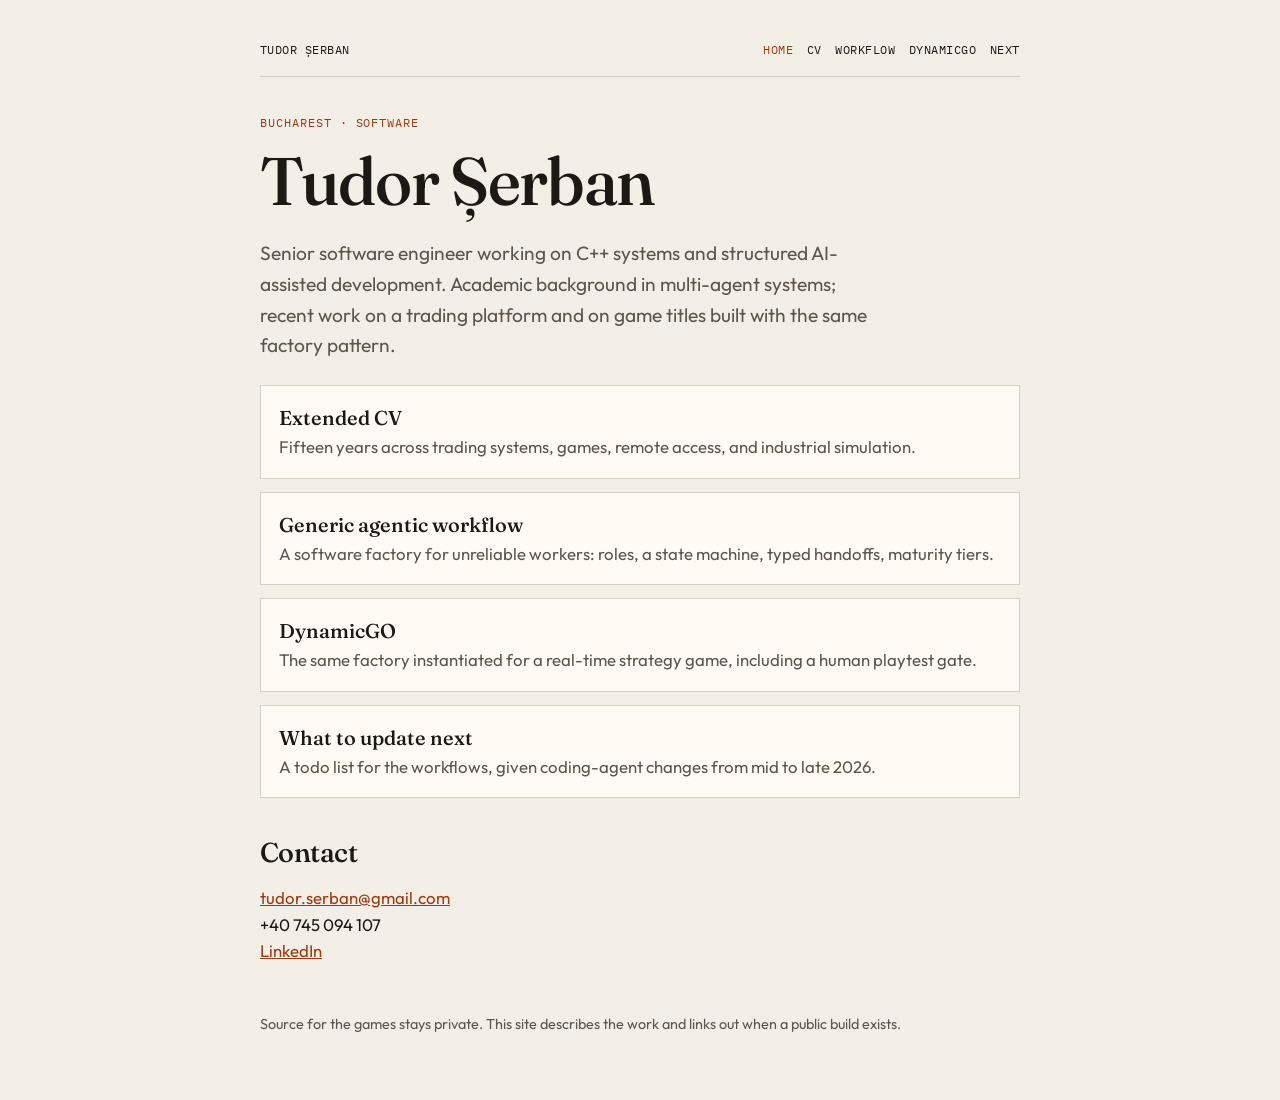
<file: index.html>
<!DOCTYPE html>
<html lang="en">
<head>
  <meta charset="utf-8">
  <meta name="viewport" content="width=device-width, initial-scale=1">
  <title>Tudor Șerban</title>
  <meta name="description" content="Senior software engineer. C++ systems, multi-agent research, and structured AI-assisted development.">
  <link rel="preconnect" href="https://fonts.googleapis.com">
  <link rel="preconnect" href="https://fonts.gstatic.com" crossorigin>
  <link href="https://fonts.googleapis.com/css2?family=Fraunces:opsz,wght@9..144,520;9..144,600&family=IBM+Plex+Mono:wght@400;500&family=Outfit:wght@400;500&display=swap" rel="stylesheet">
  <link rel="stylesheet" href="assets/site.css">
</head>
<body>
  <div class="wrap">
    <header class="site">
      <a href="index.html">Tudor Șerban</a>
      <nav>
        <a href="index.html" aria-current="page">Home</a>
        <a href="cv.html">CV</a>
        <a href="workflow.html">Workflow</a>
        <a href="dynamicgo.html">DynamicGO</a>
        <a href="roadmap.html">Next</a>
      </nav>
    </header>

    <p class="kicker">Bucharest · software</p>
    <h1>Tudor Șerban</h1>
    <p class="lede">Senior software engineer working on C++ systems and structured AI-assisted development. Academic background in multi-agent systems; recent work on a trading platform and on game titles built with the same factory pattern.</p>

    <div class="cards">
      <a class="card" href="cv.html">
        <strong>Extended CV</strong>
        <span>Fifteen years across trading systems, games, remote access, and industrial simulation.</span>
      </a>
      <a class="card" href="workflow.html">
        <strong>Generic agentic workflow</strong>
        <span>A software factory for unreliable workers: roles, a state machine, typed handoffs, maturity tiers.</span>
      </a>
      <a class="card" href="dynamicgo.html">
        <strong>DynamicGO</strong>
        <span>The same factory instantiated for a real-time strategy game, including a human playtest gate.</span>
      </a>
      <a class="card" href="roadmap.html">
        <strong>What to update next</strong>
        <span>A todo list for the workflows, given coding-agent changes from mid to late 2026.</span>
      </a>
    </div>

    <h2>Contact</h2>
    <p>
      <a href="mailto:tudor.serban@gmail.com">tudor.serban@gmail.com</a><br>
      +40 745 094 107<br>
      <a href="https://www.linkedin.com/in/tudor-serban-6a3454b">LinkedIn</a>
    </p>

    <footer class="site">Source for the games stays private. This site describes the work and links out when a public build exists.</footer>
  </div>
</body>
</html>
</file>
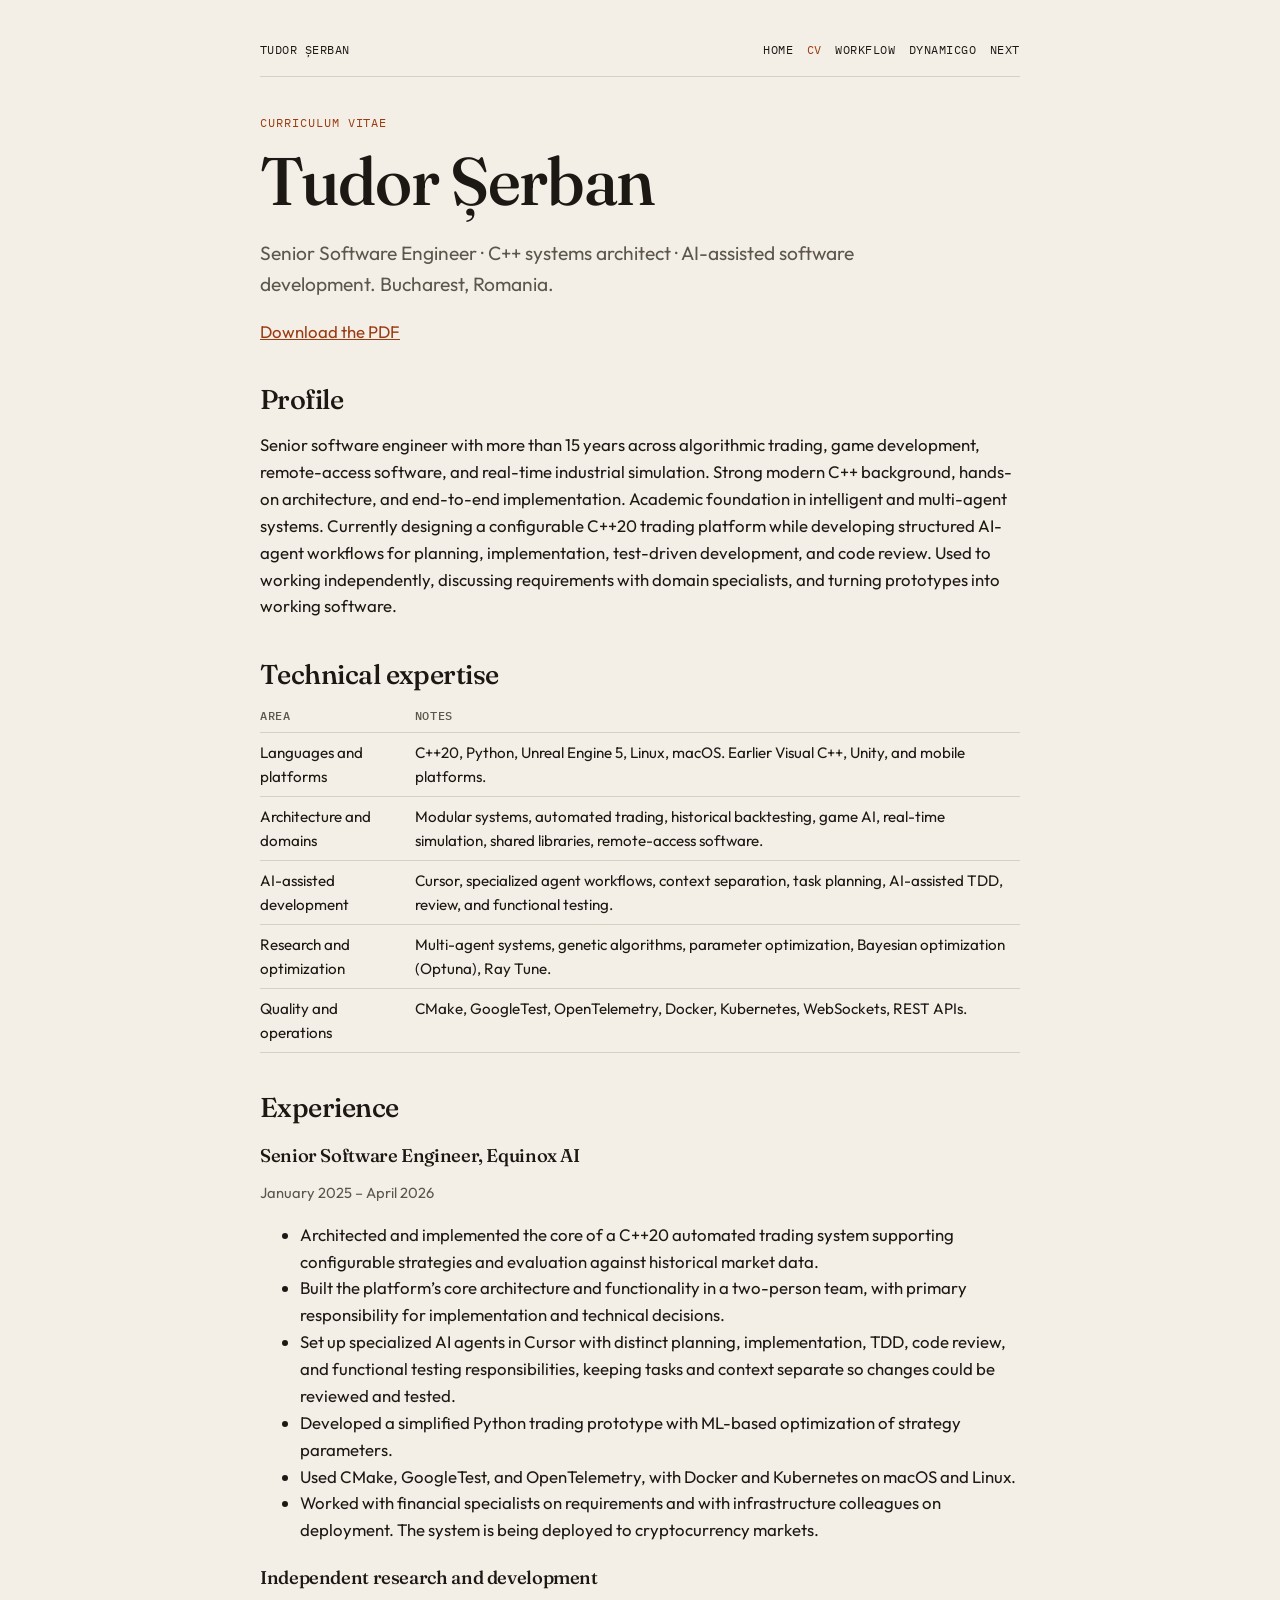
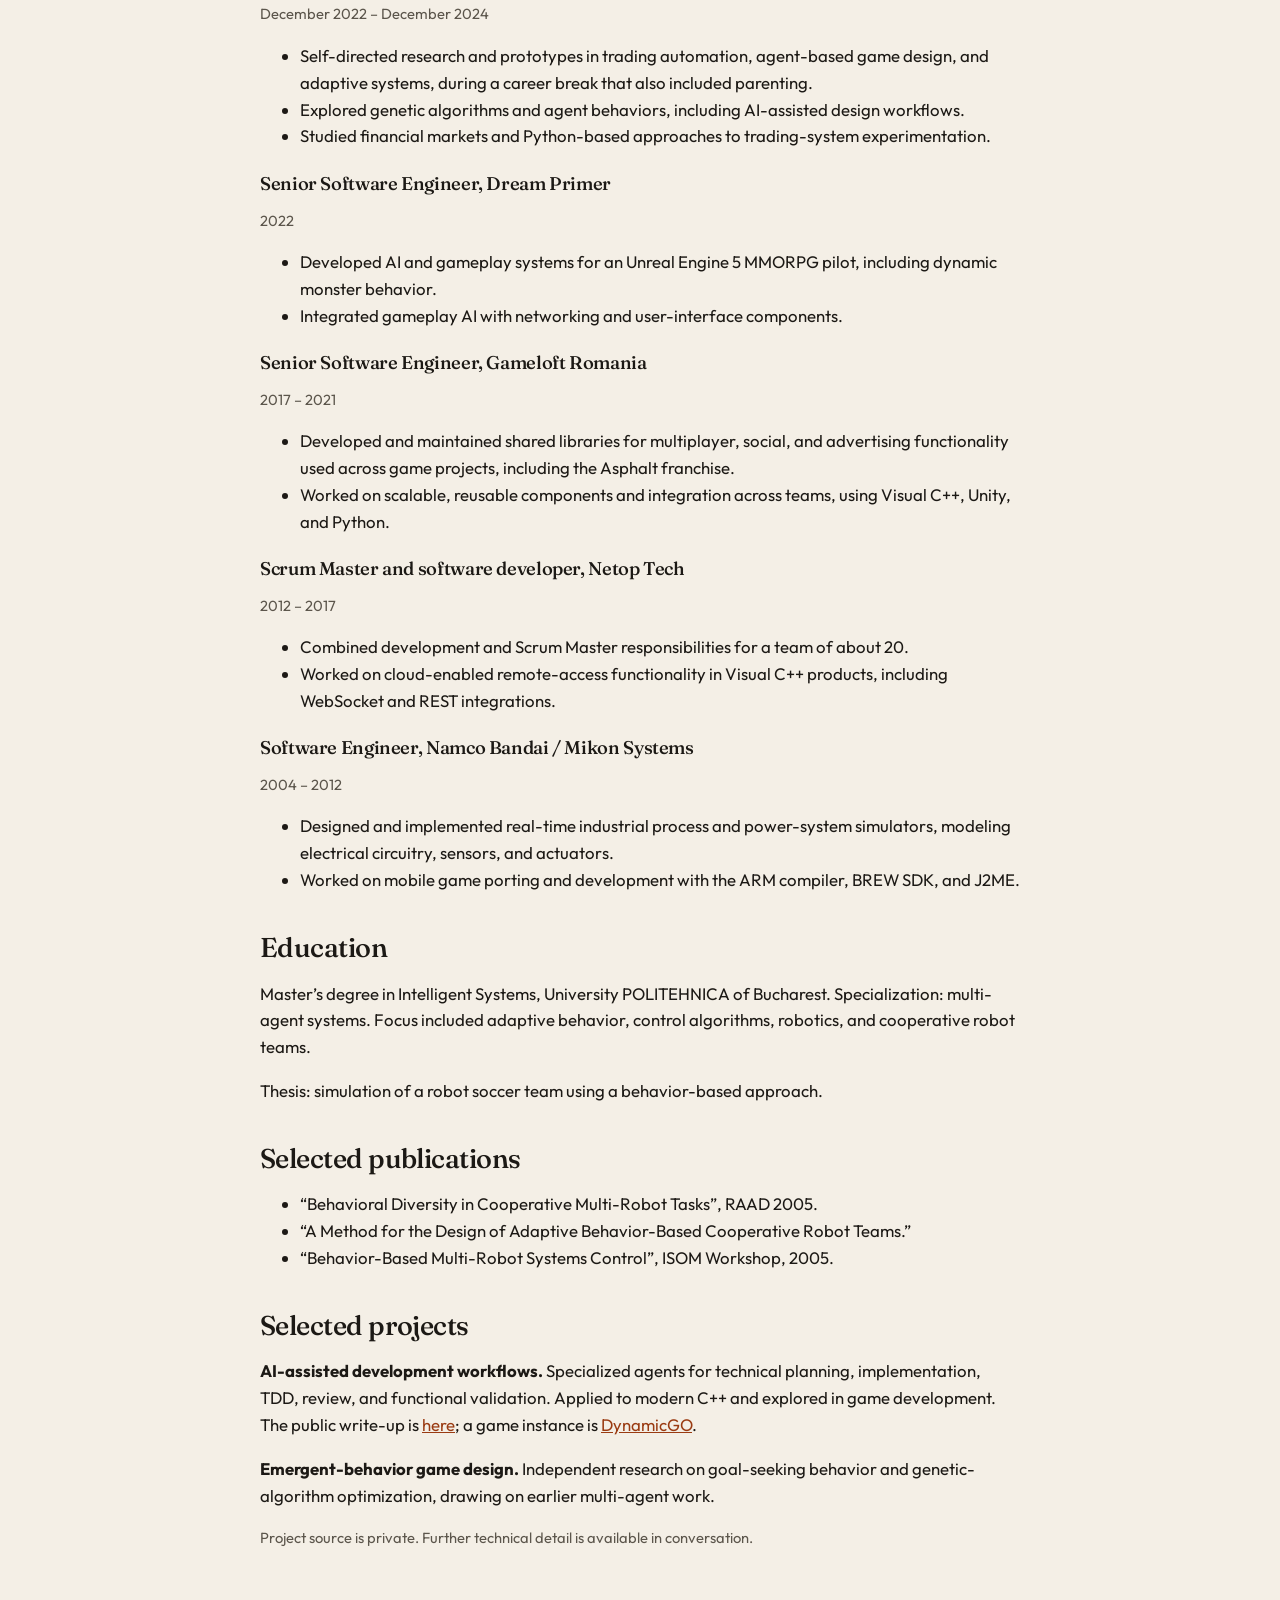
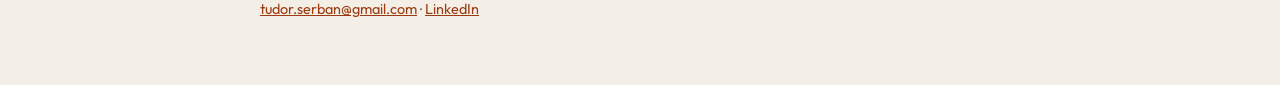
<file: cv.html>
<!DOCTYPE html>
<html lang="en">
<head>
  <meta charset="utf-8">
  <meta name="viewport" content="width=device-width, initial-scale=1">
  <title>CV · Tudor Șerban</title>
  <link rel="preconnect" href="https://fonts.googleapis.com">
  <link rel="preconnect" href="https://fonts.gstatic.com" crossorigin>
  <link href="https://fonts.googleapis.com/css2?family=Fraunces:opsz,wght@9..144,520&family=IBM+Plex+Mono:wght@400;500&family=Outfit:wght@400;500&display=swap" rel="stylesheet">
  <link rel="stylesheet" href="assets/site.css">
</head>
<body>
  <div class="wrap">
    <header class="site">
      <a href="index.html">Tudor Șerban</a>
      <nav>
        <a href="index.html">Home</a>
        <a href="cv.html" aria-current="page">CV</a>
        <a href="workflow.html">Workflow</a>
        <a href="dynamicgo.html">DynamicGO</a>
        <a href="roadmap.html">Next</a>
      </nav>
    </header>

    <p class="kicker">Curriculum vitae</p>
    <h1>Tudor Șerban</h1>
    <p class="lede">Senior Software Engineer · C++ systems architect · AI-assisted software development. Bucharest, Romania.</p>
    <p><a href="cv/Tudor_Serban_Complete_CV.pdf">Download the PDF</a></p>

    <h2>Profile</h2>
    <p>Senior software engineer with more than 15 years across algorithmic trading, game development, remote-access software, and real-time industrial simulation. Strong modern C++ background, hands-on architecture, and end-to-end implementation. Academic foundation in intelligent and multi-agent systems. Currently designing a configurable C++20 trading platform while developing structured AI-agent workflows for planning, implementation, test-driven development, and code review. Used to working independently, discussing requirements with domain specialists, and turning prototypes into working software.</p>

    <h2>Technical expertise</h2>
    <table>
      <tr><th>Area</th><th>Notes</th></tr>
      <tr><td>Languages and platforms</td><td>C++20, Python, Unreal Engine 5, Linux, macOS. Earlier Visual C++, Unity, and mobile platforms.</td></tr>
      <tr><td>Architecture and domains</td><td>Modular systems, automated trading, historical backtesting, game AI, real-time simulation, shared libraries, remote-access software.</td></tr>
      <tr><td>AI-assisted development</td><td>Cursor, specialized agent workflows, context separation, task planning, AI-assisted TDD, review, and functional testing.</td></tr>
      <tr><td>Research and optimization</td><td>Multi-agent systems, genetic algorithms, parameter optimization, Bayesian optimization (Optuna), Ray Tune.</td></tr>
      <tr><td>Quality and operations</td><td>CMake, GoogleTest, OpenTelemetry, Docker, Kubernetes, WebSockets, REST APIs.</td></tr>
    </table>

    <h2>Experience</h2>
    <h3>Senior Software Engineer, Equinox AI</h3>
    <p class="meta">January 2025 – April 2026</p>
    <ul>
      <li>Architected and implemented the core of a C++20 automated trading system supporting configurable strategies and evaluation against historical market data.</li>
      <li>Built the platform’s core architecture and functionality in a two-person team, with primary responsibility for implementation and technical decisions.</li>
      <li>Set up specialized AI agents in Cursor with distinct planning, implementation, TDD, code review, and functional testing responsibilities, keeping tasks and context separate so changes could be reviewed and tested.</li>
      <li>Developed a simplified Python trading prototype with ML-based optimization of strategy parameters.</li>
      <li>Used CMake, GoogleTest, and OpenTelemetry, with Docker and Kubernetes on macOS and Linux.</li>
      <li>Worked with financial specialists on requirements and with infrastructure colleagues on deployment. The system is being deployed to cryptocurrency markets.</li>
    </ul>

    <h3>Independent research and development</h3>
    <p class="meta">December 2022 – December 2024</p>
    <ul>
      <li>Self-directed research and prototypes in trading automation, agent-based game design, and adaptive systems, during a career break that also included parenting.</li>
      <li>Explored genetic algorithms and agent behaviors, including AI-assisted design workflows.</li>
      <li>Studied financial markets and Python-based approaches to trading-system experimentation.</li>
    </ul>

    <h3>Senior Software Engineer, Dream Primer</h3>
    <p class="meta">2022</p>
    <ul>
      <li>Developed AI and gameplay systems for an Unreal Engine 5 MMORPG pilot, including dynamic monster behavior.</li>
      <li>Integrated gameplay AI with networking and user-interface components.</li>
    </ul>

    <h3>Senior Software Engineer, Gameloft Romania</h3>
    <p class="meta">2017 – 2021</p>
    <ul>
      <li>Developed and maintained shared libraries for multiplayer, social, and advertising functionality used across game projects, including the Asphalt franchise.</li>
      <li>Worked on scalable, reusable components and integration across teams, using Visual C++, Unity, and Python.</li>
    </ul>

    <h3>Scrum Master and software developer, Netop Tech</h3>
    <p class="meta">2012 – 2017</p>
    <ul>
      <li>Combined development and Scrum Master responsibilities for a team of about 20.</li>
      <li>Worked on cloud-enabled remote-access functionality in Visual C++ products, including WebSocket and REST integrations.</li>
    </ul>

    <h3>Software Engineer, Namco Bandai / Mikon Systems</h3>
    <p class="meta">2004 – 2012</p>
    <ul>
      <li>Designed and implemented real-time industrial process and power-system simulators, modeling electrical circuitry, sensors, and actuators.</li>
      <li>Worked on mobile game porting and development with the ARM compiler, BREW SDK, and J2ME.</li>
    </ul>

    <h2>Education</h2>
    <p>Master’s degree in Intelligent Systems, University POLITEHNICA of Bucharest. Specialization: multi-agent systems. Focus included adaptive behavior, control algorithms, robotics, and cooperative robot teams.</p>
    <p>Thesis: simulation of a robot soccer team using a behavior-based approach.</p>

    <h2>Selected publications</h2>
    <ul>
      <li>“Behavioral Diversity in Cooperative Multi-Robot Tasks”, RAAD 2005.</li>
      <li>“A Method for the Design of Adaptive Behavior-Based Cooperative Robot Teams.”</li>
      <li>“Behavior-Based Multi-Robot Systems Control”, ISOM Workshop, 2005.</li>
    </ul>

    <h2>Selected projects</h2>
    <p><strong>AI-assisted development workflows.</strong> Specialized agents for technical planning, implementation, TDD, review, and functional validation. Applied to modern C++ and explored in game development. The public write-up is <a href="workflow.html">here</a>; a game instance is <a href="dynamicgo.html">DynamicGO</a>.</p>
    <p><strong>Emergent-behavior game design.</strong> Independent research on goal-seeking behavior and genetic-algorithm optimization, drawing on earlier multi-agent work.</p>
    <p class="meta">Project source is private. Further technical detail is available in conversation.</p>

    <footer class="site"><a href="mailto:tudor.serban@gmail.com">tudor.serban@gmail.com</a> · <a href="https://www.linkedin.com/in/tudor-serban-6a3454b">LinkedIn</a></footer>
  </div>
</body>
</html>
</file>
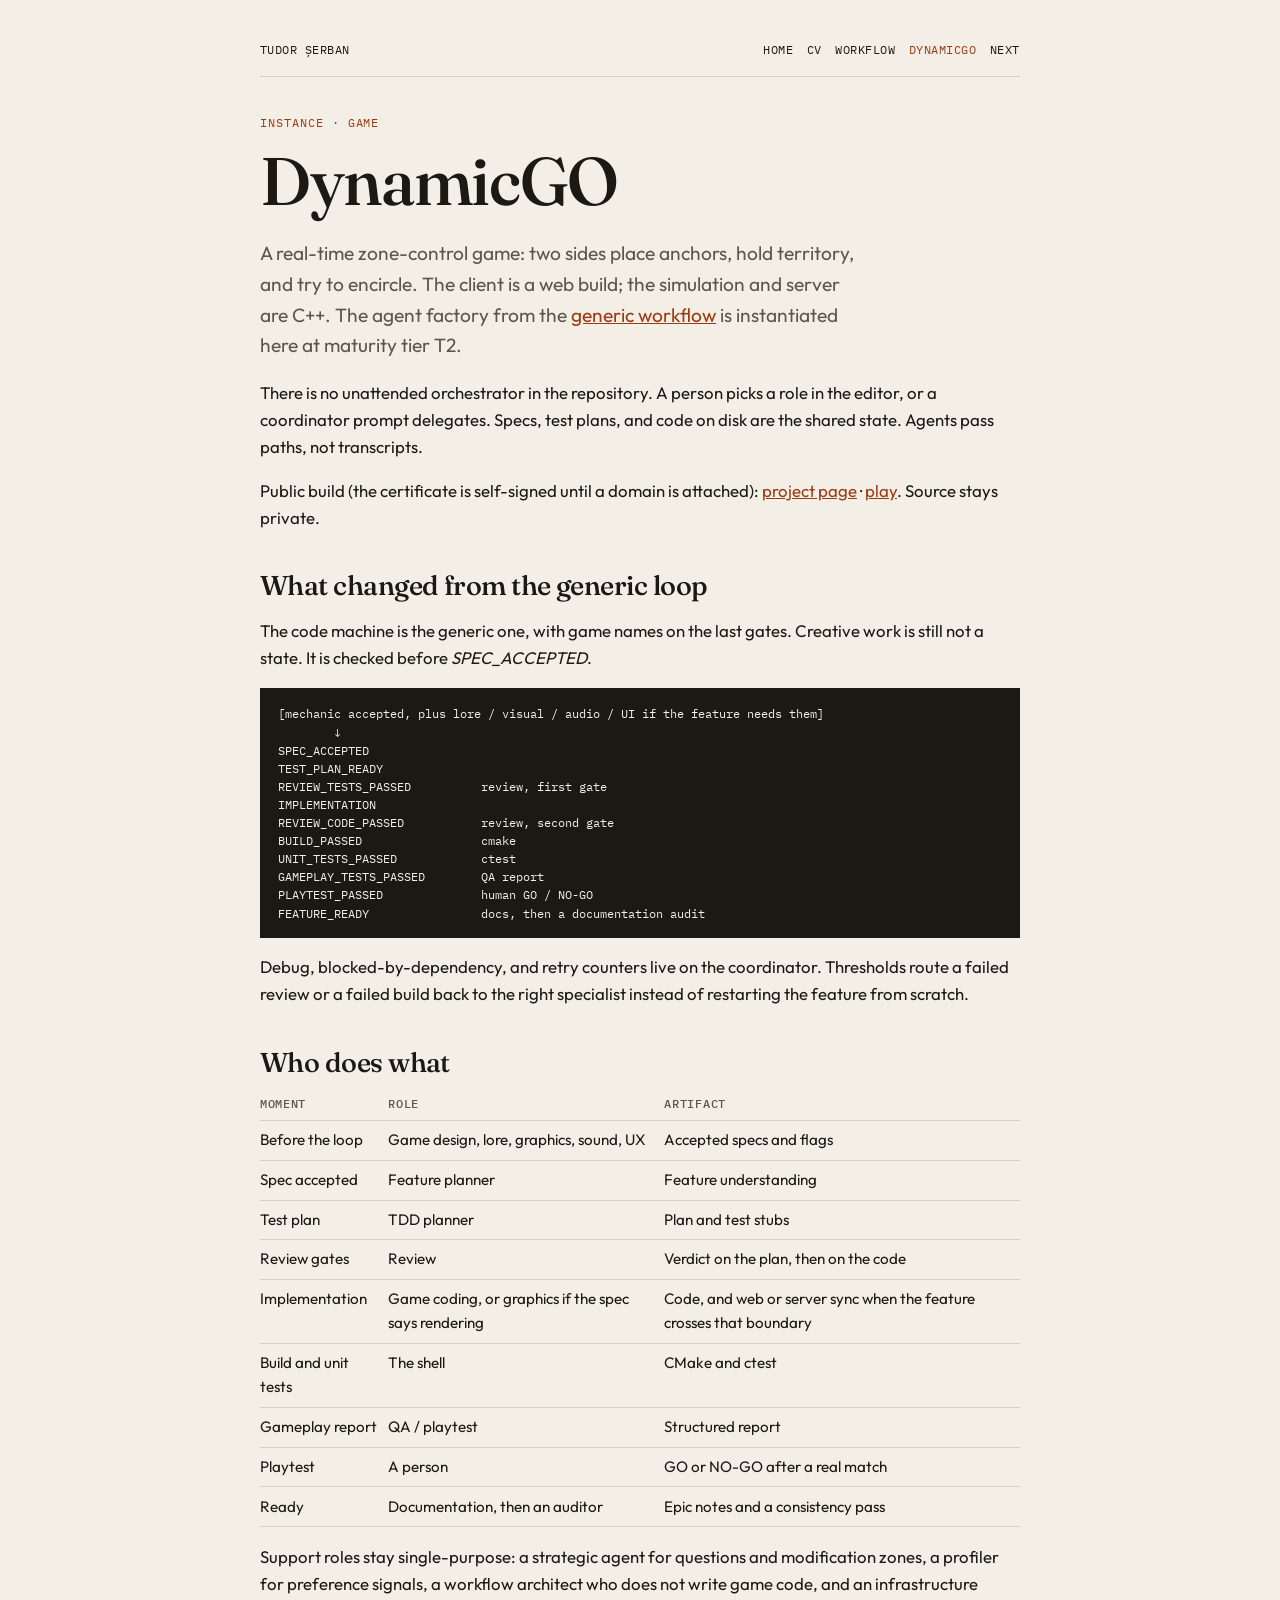
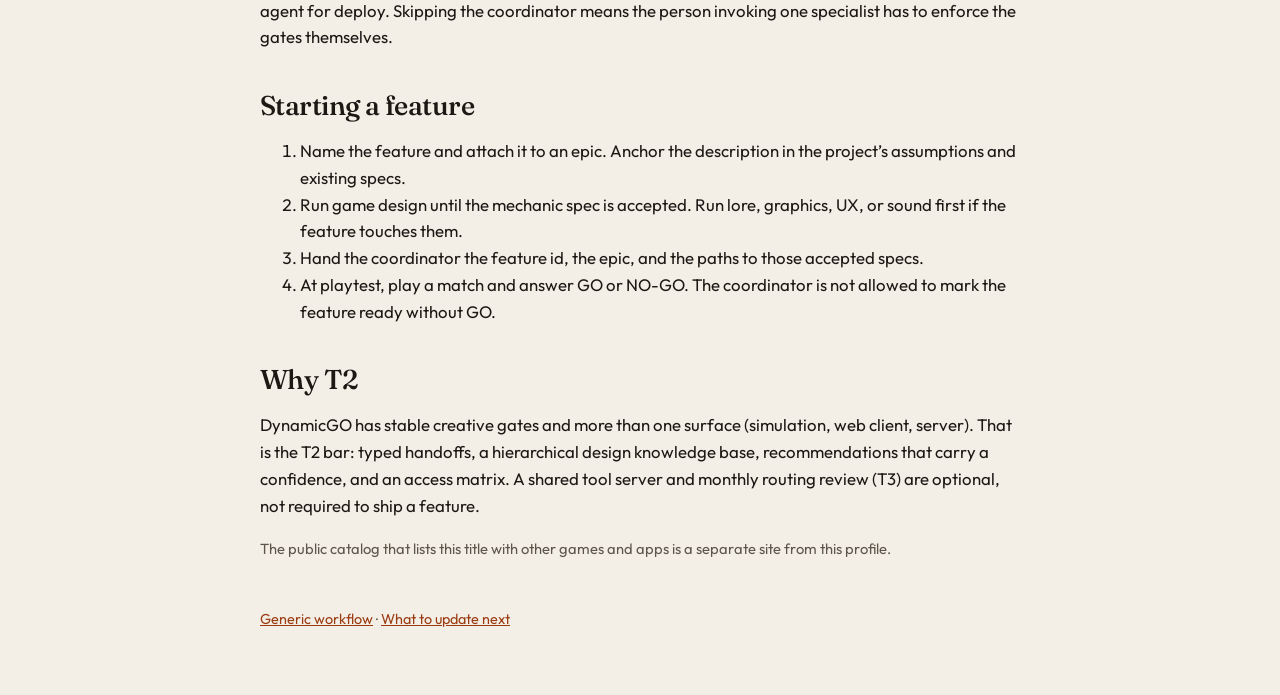
<file: dynamicgo.html>
<!DOCTYPE html>
<html lang="en">
<head>
  <meta charset="utf-8">
  <meta name="viewport" content="width=device-width, initial-scale=1">
  <title>DynamicGO · Tudor Șerban</title>
  <link rel="preconnect" href="https://fonts.googleapis.com">
  <link rel="preconnect" href="https://fonts.gstatic.com" crossorigin>
  <link href="https://fonts.googleapis.com/css2?family=Fraunces:opsz,wght@9..144,520&family=IBM+Plex+Mono:wght@400;500&family=Outfit:wght@400;500&display=swap" rel="stylesheet">
  <link rel="stylesheet" href="assets/site.css">
</head>
<body>
  <div class="wrap">
    <header class="site">
      <a href="index.html">Tudor Șerban</a>
      <nav>
        <a href="index.html">Home</a>
        <a href="cv.html">CV</a>
        <a href="workflow.html">Workflow</a>
        <a href="dynamicgo.html" aria-current="page">DynamicGO</a>
        <a href="roadmap.html">Next</a>
      </nav>
    </header>

    <p class="kicker">Instance · game</p>
    <h1>DynamicGO</h1>
    <p class="lede">A real-time zone-control game: two sides place anchors, hold territory, and try to encircle. The client is a web build; the simulation and server are C++. The agent factory from the <a href="workflow.html">generic workflow</a> is instantiated here at maturity tier T2.</p>
    <p>There is no unattended orchestrator in the repository. A person picks a role in the editor, or a coordinator prompt delegates. Specs, test plans, and code on disk are the shared state. Agents pass paths, not transcripts.</p>
    <p>Public build (the certificate is self-signed until a domain is attached): <a href="https://89.167.105.97/games/dynamicgo/">project page</a> · <a href="https://89.167.105.97/games/dynamicgo/play/">play</a>. Source stays private.</p>

    <h2>What changed from the generic loop</h2>
    <p>The code machine is the generic one, with game names on the last gates. Creative work is still not a state. It is checked before <em>SPEC_ACCEPTED</em>.</p>
    <pre>[mechanic accepted, plus lore / visual / audio / UI if the feature needs them]
        ↓
SPEC_ACCEPTED
TEST_PLAN_READY
REVIEW_TESTS_PASSED          review, first gate
IMPLEMENTATION
REVIEW_CODE_PASSED           review, second gate
BUILD_PASSED                 cmake
UNIT_TESTS_PASSED            ctest
GAMEPLAY_TESTS_PASSED        QA report
PLAYTEST_PASSED              human GO / NO-GO
FEATURE_READY                docs, then a documentation audit</pre>
    <p>Debug, blocked-by-dependency, and retry counters live on the coordinator. Thresholds route a failed review or a failed build back to the right specialist instead of restarting the feature from scratch.</p>

    <h2>Who does what</h2>
    <table>
      <tr><th>Moment</th><th>Role</th><th>Artifact</th></tr>
      <tr><td>Before the loop</td><td>Game design, lore, graphics, sound, UX</td><td>Accepted specs and flags</td></tr>
      <tr><td>Spec accepted</td><td>Feature planner</td><td>Feature understanding</td></tr>
      <tr><td>Test plan</td><td>TDD planner</td><td>Plan and test stubs</td></tr>
      <tr><td>Review gates</td><td>Review</td><td>Verdict on the plan, then on the code</td></tr>
      <tr><td>Implementation</td><td>Game coding, or graphics if the spec says rendering</td><td>Code, and web or server sync when the feature crosses that boundary</td></tr>
      <tr><td>Build and unit tests</td><td>The shell</td><td>CMake and ctest</td></tr>
      <tr><td>Gameplay report</td><td>QA / playtest</td><td>Structured report</td></tr>
      <tr><td>Playtest</td><td>A person</td><td>GO or NO-GO after a real match</td></tr>
      <tr><td>Ready</td><td>Documentation, then an auditor</td><td>Epic notes and a consistency pass</td></tr>
    </table>
    <p>Support roles stay single-purpose: a strategic agent for questions and modification zones, a profiler for preference signals, a workflow architect who does not write game code, and an infrastructure agent for deploy. Skipping the coordinator means the person invoking one specialist has to enforce the gates themselves.</p>

    <h2>Starting a feature</h2>
    <ol>
      <li>Name the feature and attach it to an epic. Anchor the description in the project’s assumptions and existing specs.</li>
      <li>Run game design until the mechanic spec is accepted. Run lore, graphics, UX, or sound first if the feature touches them.</li>
      <li>Hand the coordinator the feature id, the epic, and the paths to those accepted specs.</li>
      <li>At playtest, play a match and answer GO or NO-GO. The coordinator is not allowed to mark the feature ready without GO.</li>
    </ol>

    <h2>Why T2</h2>
    <p>DynamicGO has stable creative gates and more than one surface (simulation, web client, server). That is the T2 bar: typed handoffs, a hierarchical design knowledge base, recommendations that carry a confidence, and an access matrix. A shared tool server and monthly routing review (T3) are optional, not required to ship a feature.</p>
    <p class="meta">The public catalog that lists this title with other games and apps is a separate site from this profile.</p>
    <footer class="site"><a href="workflow.html">Generic workflow</a> · <a href="roadmap.html">What to update next</a></footer>
  </div>
</body>
</html>
</file>
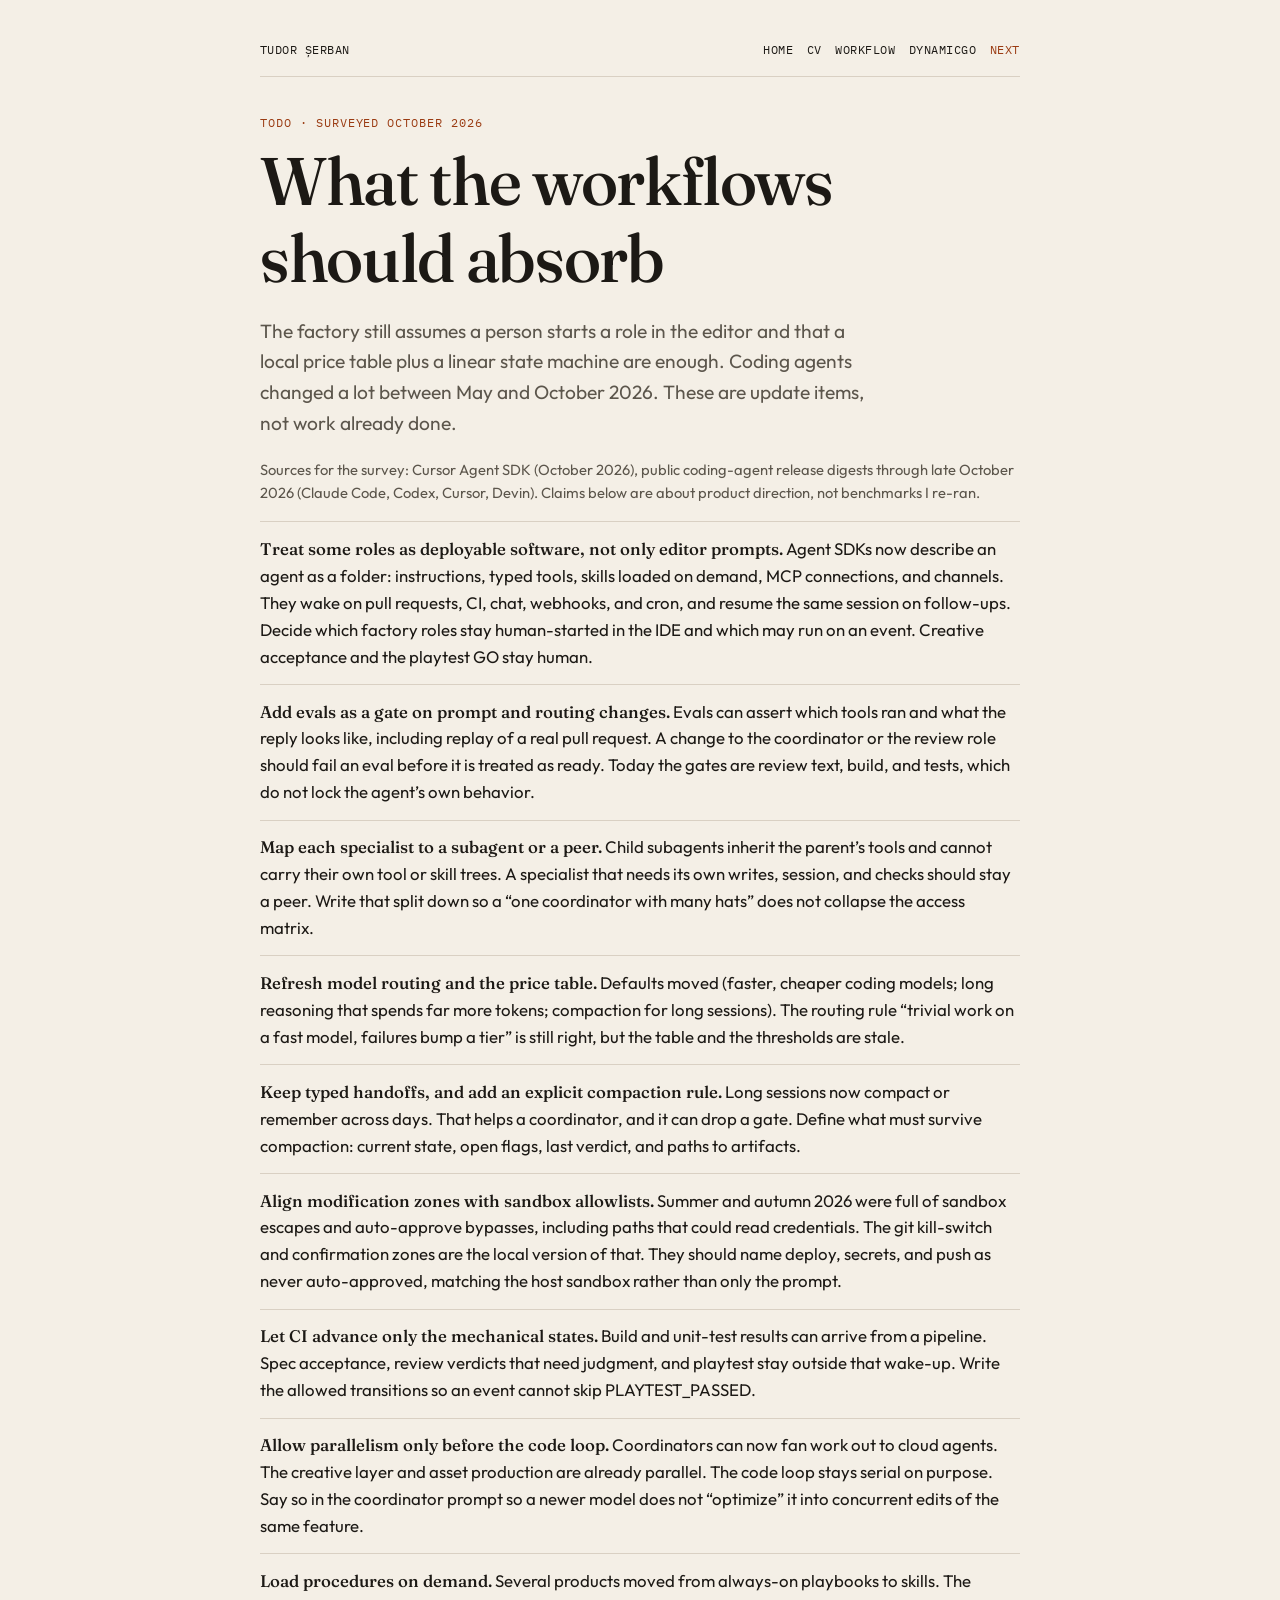
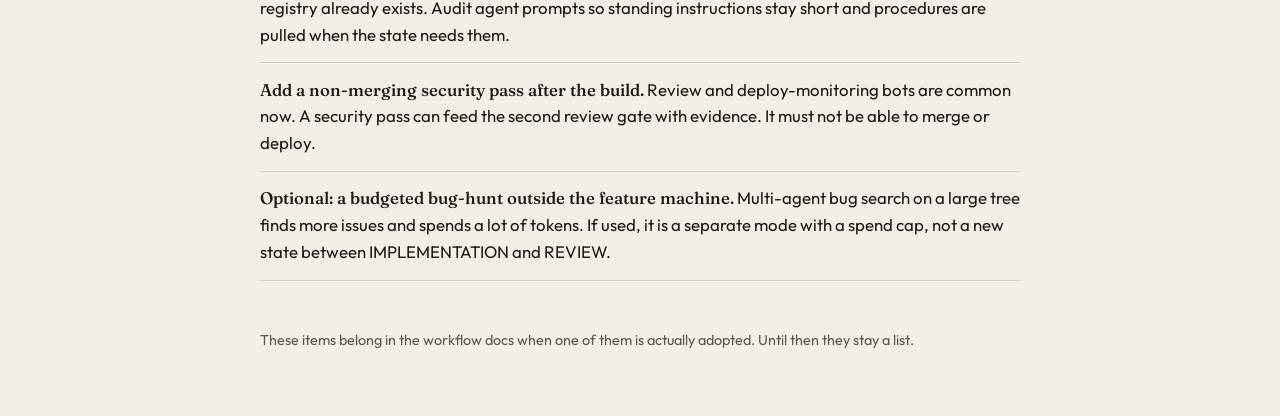
<file: roadmap.html>
<!DOCTYPE html>
<html lang="en">
<head>
  <meta charset="utf-8">
  <meta name="viewport" content="width=device-width, initial-scale=1">
  <title>Workflow updates · Tudor Șerban</title>
  <link rel="preconnect" href="https://fonts.googleapis.com">
  <link rel="preconnect" href="https://fonts.gstatic.com" crossorigin>
  <link href="https://fonts.googleapis.com/css2?family=Fraunces:opsz,wght@9..144,520&family=IBM+Plex+Mono:wght@400;500&family=Outfit:wght@400;500&display=swap" rel="stylesheet">
  <link rel="stylesheet" href="assets/site.css">
</head>
<body>
  <div class="wrap">
    <header class="site">
      <a href="index.html">Tudor Șerban</a>
      <nav>
        <a href="index.html">Home</a>
        <a href="cv.html">CV</a>
        <a href="workflow.html">Workflow</a>
        <a href="dynamicgo.html">DynamicGO</a>
        <a href="roadmap.html" aria-current="page">Next</a>
      </nav>
    </header>

    <p class="kicker">Todo · surveyed October 2026</p>
    <h1>What the workflows should absorb</h1>
    <p class="lede">The factory still assumes a person starts a role in the editor and that a local price table plus a linear state machine are enough. Coding agents changed a lot between May and October 2026. These are update items, not work already done.</p>
    <p class="meta">Sources for the survey: Cursor Agent SDK (October 2026), public coding-agent release digests through late October 2026 (Claude Code, Codex, Cursor, Devin). Claims below are about product direction, not benchmarks I re-ran.</p>

    <ul class="todo">
      <li>
        <strong>Treat some roles as deployable software, not only editor prompts.</strong>
        Agent SDKs now describe an agent as a folder: instructions, typed tools, skills loaded on demand, MCP connections, and channels. They wake on pull requests, CI, chat, webhooks, and cron, and resume the same session on follow-ups. Decide which factory roles stay human-started in the IDE and which may run on an event. Creative acceptance and the playtest GO stay human.
      </li>
      <li>
        <strong>Add evals as a gate on prompt and routing changes.</strong>
        Evals can assert which tools ran and what the reply looks like, including replay of a real pull request. A change to the coordinator or the review role should fail an eval before it is treated as ready. Today the gates are review text, build, and tests, which do not lock the agent’s own behavior.
      </li>
      <li>
        <strong>Map each specialist to a subagent or a peer.</strong>
        Child subagents inherit the parent’s tools and cannot carry their own tool or skill trees. A specialist that needs its own writes, session, and checks should stay a peer. Write that split down so a “one coordinator with many hats” does not collapse the access matrix.
      </li>
      <li>
        <strong>Refresh model routing and the price table.</strong>
        Defaults moved (faster, cheaper coding models; long reasoning that spends far more tokens; compaction for long sessions). The routing rule “trivial work on a fast model, failures bump a tier” is still right, but the table and the thresholds are stale.
      </li>
      <li>
        <strong>Keep typed handoffs, and add an explicit compaction rule.</strong>
        Long sessions now compact or remember across days. That helps a coordinator, and it can drop a gate. Define what must survive compaction: current state, open flags, last verdict, and paths to artifacts.
      </li>
      <li>
        <strong>Align modification zones with sandbox allowlists.</strong>
        Summer and autumn 2026 were full of sandbox escapes and auto-approve bypasses, including paths that could read credentials. The git kill-switch and confirmation zones are the local version of that. They should name deploy, secrets, and push as never auto-approved, matching the host sandbox rather than only the prompt.
      </li>
      <li>
        <strong>Let CI advance only the mechanical states.</strong>
        Build and unit-test results can arrive from a pipeline. Spec acceptance, review verdicts that need judgment, and playtest stay outside that wake-up. Write the allowed transitions so an event cannot skip PLAYTEST_PASSED.
      </li>
      <li>
        <strong>Allow parallelism only before the code loop.</strong>
        Coordinators can now fan work out to cloud agents. The creative layer and asset production are already parallel. The code loop stays serial on purpose. Say so in the coordinator prompt so a newer model does not “optimize” it into concurrent edits of the same feature.
      </li>
      <li>
        <strong>Load procedures on demand.</strong>
        Several products moved from always-on playbooks to skills. The registry already exists. Audit agent prompts so standing instructions stay short and procedures are pulled when the state needs them.
      </li>
      <li>
        <strong>Add a non-merging security pass after the build.</strong>
        Review and deploy-monitoring bots are common now. A security pass can feed the second review gate with evidence. It must not be able to merge or deploy.
      </li>
      <li>
        <strong>Optional: a budgeted bug-hunt outside the feature machine.</strong>
        Multi-agent bug search on a large tree finds more issues and spends a lot of tokens. If used, it is a separate mode with a spend cap, not a new state between IMPLEMENTATION and REVIEW.
      </li>
    </ul>

    <footer class="site">These items belong in the workflow docs when one of them is actually adopted. Until then they stay a list.</footer>
  </div>
</body>
</html>
</file>
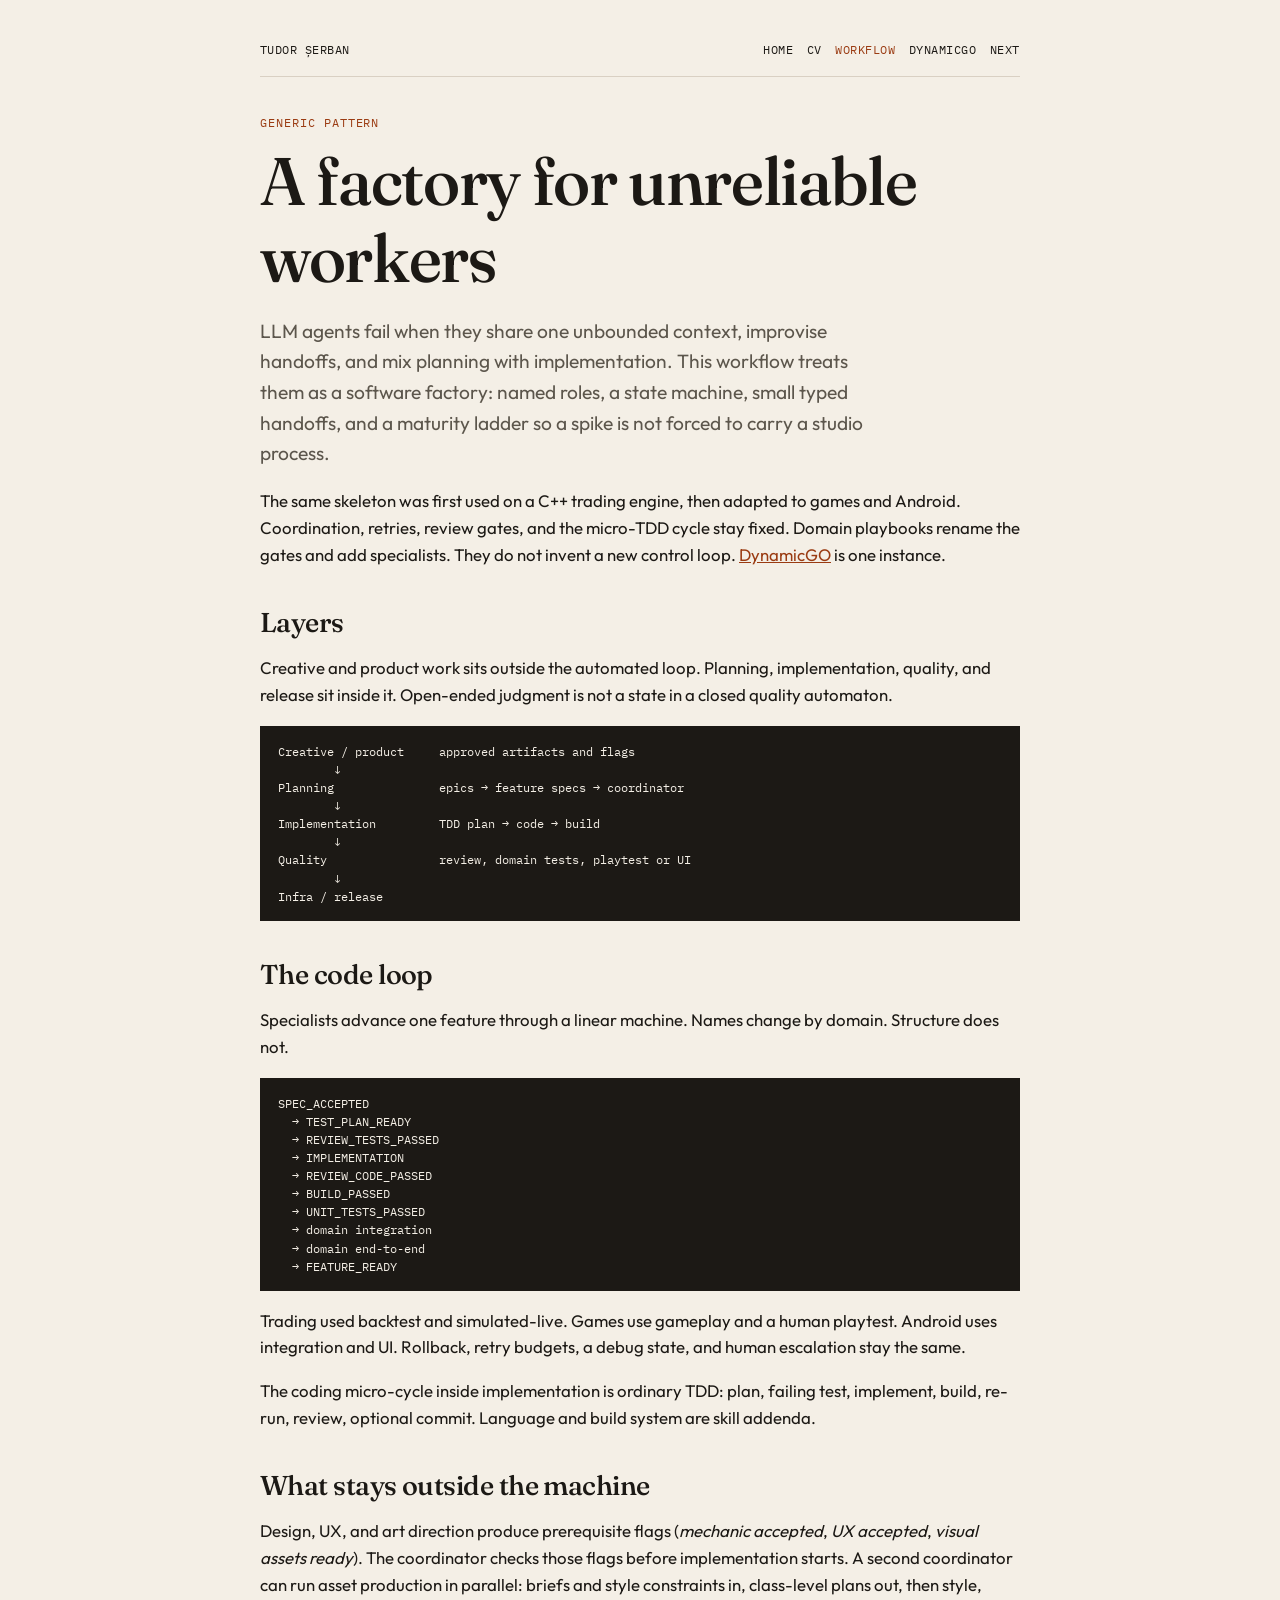
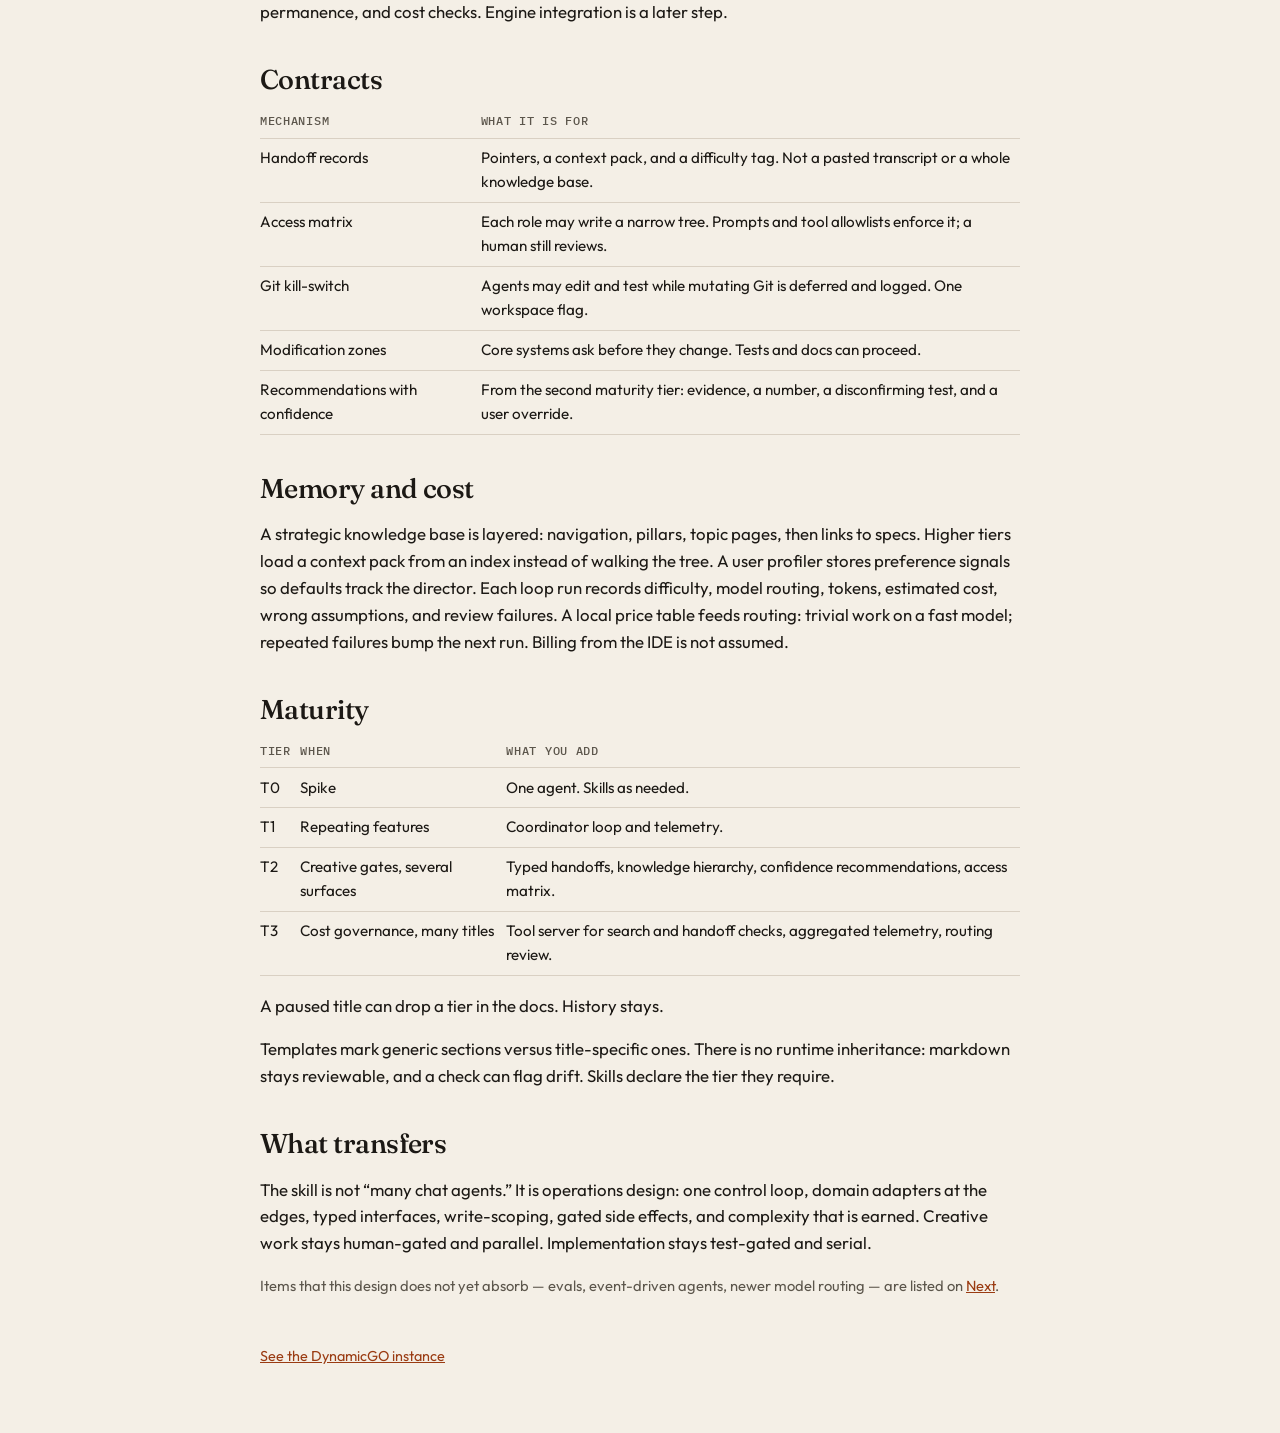
<file: workflow.html>
<!DOCTYPE html>
<html lang="en">
<head>
  <meta charset="utf-8">
  <meta name="viewport" content="width=device-width, initial-scale=1">
  <title>Generic agentic workflow · Tudor Șerban</title>
  <link rel="preconnect" href="https://fonts.googleapis.com">
  <link rel="preconnect" href="https://fonts.gstatic.com" crossorigin>
  <link href="https://fonts.googleapis.com/css2?family=Fraunces:opsz,wght@9..144,520&family=IBM+Plex+Mono:wght@400;500&family=Outfit:wght@400;500&display=swap" rel="stylesheet">
  <link rel="stylesheet" href="assets/site.css">
</head>
<body>
  <div class="wrap">
    <header class="site">
      <a href="index.html">Tudor Șerban</a>
      <nav>
        <a href="index.html">Home</a>
        <a href="cv.html">CV</a>
        <a href="workflow.html" aria-current="page">Workflow</a>
        <a href="dynamicgo.html">DynamicGO</a>
        <a href="roadmap.html">Next</a>
      </nav>
    </header>

    <p class="kicker">Generic pattern</p>
    <h1>A factory for unreliable workers</h1>
    <p class="lede">LLM agents fail when they share one unbounded context, improvise handoffs, and mix planning with implementation. This workflow treats them as a software factory: named roles, a state machine, small typed handoffs, and a maturity ladder so a spike is not forced to carry a studio process.</p>
    <p>The same skeleton was first used on a C++ trading engine, then adapted to games and Android. Coordination, retries, review gates, and the micro-TDD cycle stay fixed. Domain playbooks rename the gates and add specialists. They do not invent a new control loop. <a href="dynamicgo.html">DynamicGO</a> is one instance.</p>

    <h2>Layers</h2>
    <p>Creative and product work sits outside the automated loop. Planning, implementation, quality, and release sit inside it. Open-ended judgment is not a state in a closed quality automaton.</p>
    <pre>Creative / product     approved artifacts and flags
        ↓
Planning               epics → feature specs → coordinator
        ↓
Implementation         TDD plan → code → build
        ↓
Quality                review, domain tests, playtest or UI
        ↓
Infra / release</pre>

    <h2>The code loop</h2>
    <p>Specialists advance one feature through a linear machine. Names change by domain. Structure does not.</p>
    <pre>SPEC_ACCEPTED
  → TEST_PLAN_READY
  → REVIEW_TESTS_PASSED
  → IMPLEMENTATION
  → REVIEW_CODE_PASSED
  → BUILD_PASSED
  → UNIT_TESTS_PASSED
  → domain integration
  → domain end-to-end
  → FEATURE_READY</pre>
    <p>Trading used backtest and simulated-live. Games use gameplay and a human playtest. Android uses integration and UI. Rollback, retry budgets, a debug state, and human escalation stay the same.</p>
    <p>The coding micro-cycle inside implementation is ordinary TDD: plan, failing test, implement, build, re-run, review, optional commit. Language and build system are skill addenda.</p>

    <h2>What stays outside the machine</h2>
    <p>Design, UX, and art direction produce prerequisite flags (<em>mechanic accepted</em>, <em>UX accepted</em>, <em>visual assets ready</em>). The coordinator checks those flags before implementation starts. A second coordinator can run asset production in parallel: briefs and style constraints in, class-level plans out, then style, permanence, and cost checks. Engine integration is a later step.</p>

    <h2>Contracts</h2>
    <table>
      <tr><th>Mechanism</th><th>What it is for</th></tr>
      <tr><td>Handoff records</td><td>Pointers, a context pack, and a difficulty tag. Not a pasted transcript or a whole knowledge base.</td></tr>
      <tr><td>Access matrix</td><td>Each role may write a narrow tree. Prompts and tool allowlists enforce it; a human still reviews.</td></tr>
      <tr><td>Git kill-switch</td><td>Agents may edit and test while mutating Git is deferred and logged. One workspace flag.</td></tr>
      <tr><td>Modification zones</td><td>Core systems ask before they change. Tests and docs can proceed.</td></tr>
      <tr><td>Recommendations with confidence</td><td>From the second maturity tier: evidence, a number, a disconfirming test, and a user override.</td></tr>
    </table>

    <h2>Memory and cost</h2>
    <p>A strategic knowledge base is layered: navigation, pillars, topic pages, then links to specs. Higher tiers load a context pack from an index instead of walking the tree. A user profiler stores preference signals so defaults track the director. Each loop run records difficulty, model routing, tokens, estimated cost, wrong assumptions, and review failures. A local price table feeds routing: trivial work on a fast model; repeated failures bump the next run. Billing from the IDE is not assumed.</p>

    <h2>Maturity</h2>
    <table>
      <tr><th>Tier</th><th>When</th><th>What you add</th></tr>
      <tr><td>T0</td><td>Spike</td><td>One agent. Skills as needed.</td></tr>
      <tr><td>T1</td><td>Repeating features</td><td>Coordinator loop and telemetry.</td></tr>
      <tr><td>T2</td><td>Creative gates, several surfaces</td><td>Typed handoffs, knowledge hierarchy, confidence recommendations, access matrix.</td></tr>
      <tr><td>T3</td><td>Cost governance, many titles</td><td>Tool server for search and handoff checks, aggregated telemetry, routing review.</td></tr>
    </table>
    <p>A paused title can drop a tier in the docs. History stays.</p>
    <p>Templates mark generic sections versus title-specific ones. There is no runtime inheritance: markdown stays reviewable, and a check can flag drift. Skills declare the tier they require.</p>

    <h2>What transfers</h2>
    <p>The skill is not “many chat agents.” It is operations design: one control loop, domain adapters at the edges, typed interfaces, write-scoping, gated side effects, and complexity that is earned. Creative work stays human-gated and parallel. Implementation stays test-gated and serial.</p>
    <p class="meta">Items that this design does not yet absorb — evals, event-driven agents, newer model routing — are listed on <a href="roadmap.html">Next</a>.</p>
    <footer class="site"><a href="dynamicgo.html">See the DynamicGO instance</a></footer>
  </div>
</body>
</html>
</file>
<file: assets/site.css>
:root {
  --bg: #f4efe6;
  --ink: #1c1915;
  --muted: #5c564c;
  --line: #d9d0c3;
  --accent: #9a3b12;
  --card: #fffaf3;
  --mono: "IBM Plex Mono", ui-monospace, monospace;
  --serif: "Fraunces", "Iowan Old Style", Palatino, serif;
  --sans: "Outfit", "Avenir Next", sans-serif;
}

* { box-sizing: border-box; }
html { scroll-behavior: smooth; }
body {
  margin: 0;
  background: var(--bg);
  color: var(--ink);
  font-family: var(--sans);
  font-size: 1.05rem;
  line-height: 1.6;
}
a { color: var(--accent); }
a:hover { text-decoration: none; }

.wrap {
  width: min(760px, calc(100% - 2.5rem));
  margin: 0 auto;
  padding: 2.5rem 0 4rem;
}

header.site {
  display: flex;
  justify-content: space-between;
  gap: 1rem;
  align-items: baseline;
  border-bottom: 1px solid var(--line);
  padding-bottom: 1rem;
  margin-bottom: 2.25rem;
  font-family: var(--mono);
  font-size: 0.78rem;
  letter-spacing: 0.04em;
  text-transform: uppercase;
}
header.site nav { display: flex; flex-wrap: wrap; gap: 0.85rem; }
header.site a { color: var(--ink); text-decoration: none; }
header.site a[aria-current="page"] { color: var(--accent); }

h1, h2, h3 { font-family: var(--serif); font-weight: 520; letter-spacing: -0.02em; line-height: 1.15; }
h1 { font-size: clamp(2.6rem, 7vw, 4.2rem); margin: 0 0 0.4rem; }
h2 { font-size: 1.7rem; margin: 2.4rem 0 0.6rem; }
h3 { font-size: 1.15rem; margin: 1.4rem 0 0.35rem; }
.lede { font-size: 1.2rem; color: var(--muted); max-width: 38rem; }
.kicker {
  font-family: var(--mono);
  font-size: 0.75rem;
  letter-spacing: 0.08em;
  text-transform: uppercase;
  color: var(--accent);
  margin: 0 0 0.6rem;
}

.cards { display: grid; gap: 0.8rem; margin-top: 1.5rem; }
.card {
  display: block;
  background: var(--card);
  border: 1px solid var(--line);
  padding: 1rem 1.1rem 1.05rem;
  text-decoration: none;
  color: inherit;
}
.card strong { font-family: var(--serif); font-size: 1.25rem; font-weight: 520; display: block; }
.card span { color: var(--muted); }

pre, .flow {
  font-family: var(--mono);
  font-size: 0.78rem;
  line-height: 1.45;
  background: #1c1915;
  color: #f4efe6;
  padding: 1rem 1.1rem;
  overflow-x: auto;
  white-space: pre;
}

table { width: 100%; border-collapse: collapse; font-size: 0.95rem; }
th, td { text-align: left; vertical-align: top; padding: 0.45rem 0.6rem 0.45rem 0; border-bottom: 1px solid var(--line); }
th { font-family: var(--mono); font-size: 0.72rem; letter-spacing: 0.06em; text-transform: uppercase; color: var(--muted); font-weight: 500; }

ul.todo { list-style: none; padding: 0; }
ul.todo li {
  border-top: 1px solid var(--line);
  padding: 0.85rem 0;
}
ul.todo li:last-child { border-bottom: 1px solid var(--line); }
ul.todo strong { font-family: var(--serif); font-weight: 520; }

.meta { color: var(--muted); font-size: 0.92rem; }
footer.site { margin-top: 3rem; color: var(--muted); font-size: 0.9rem; }
</file>
